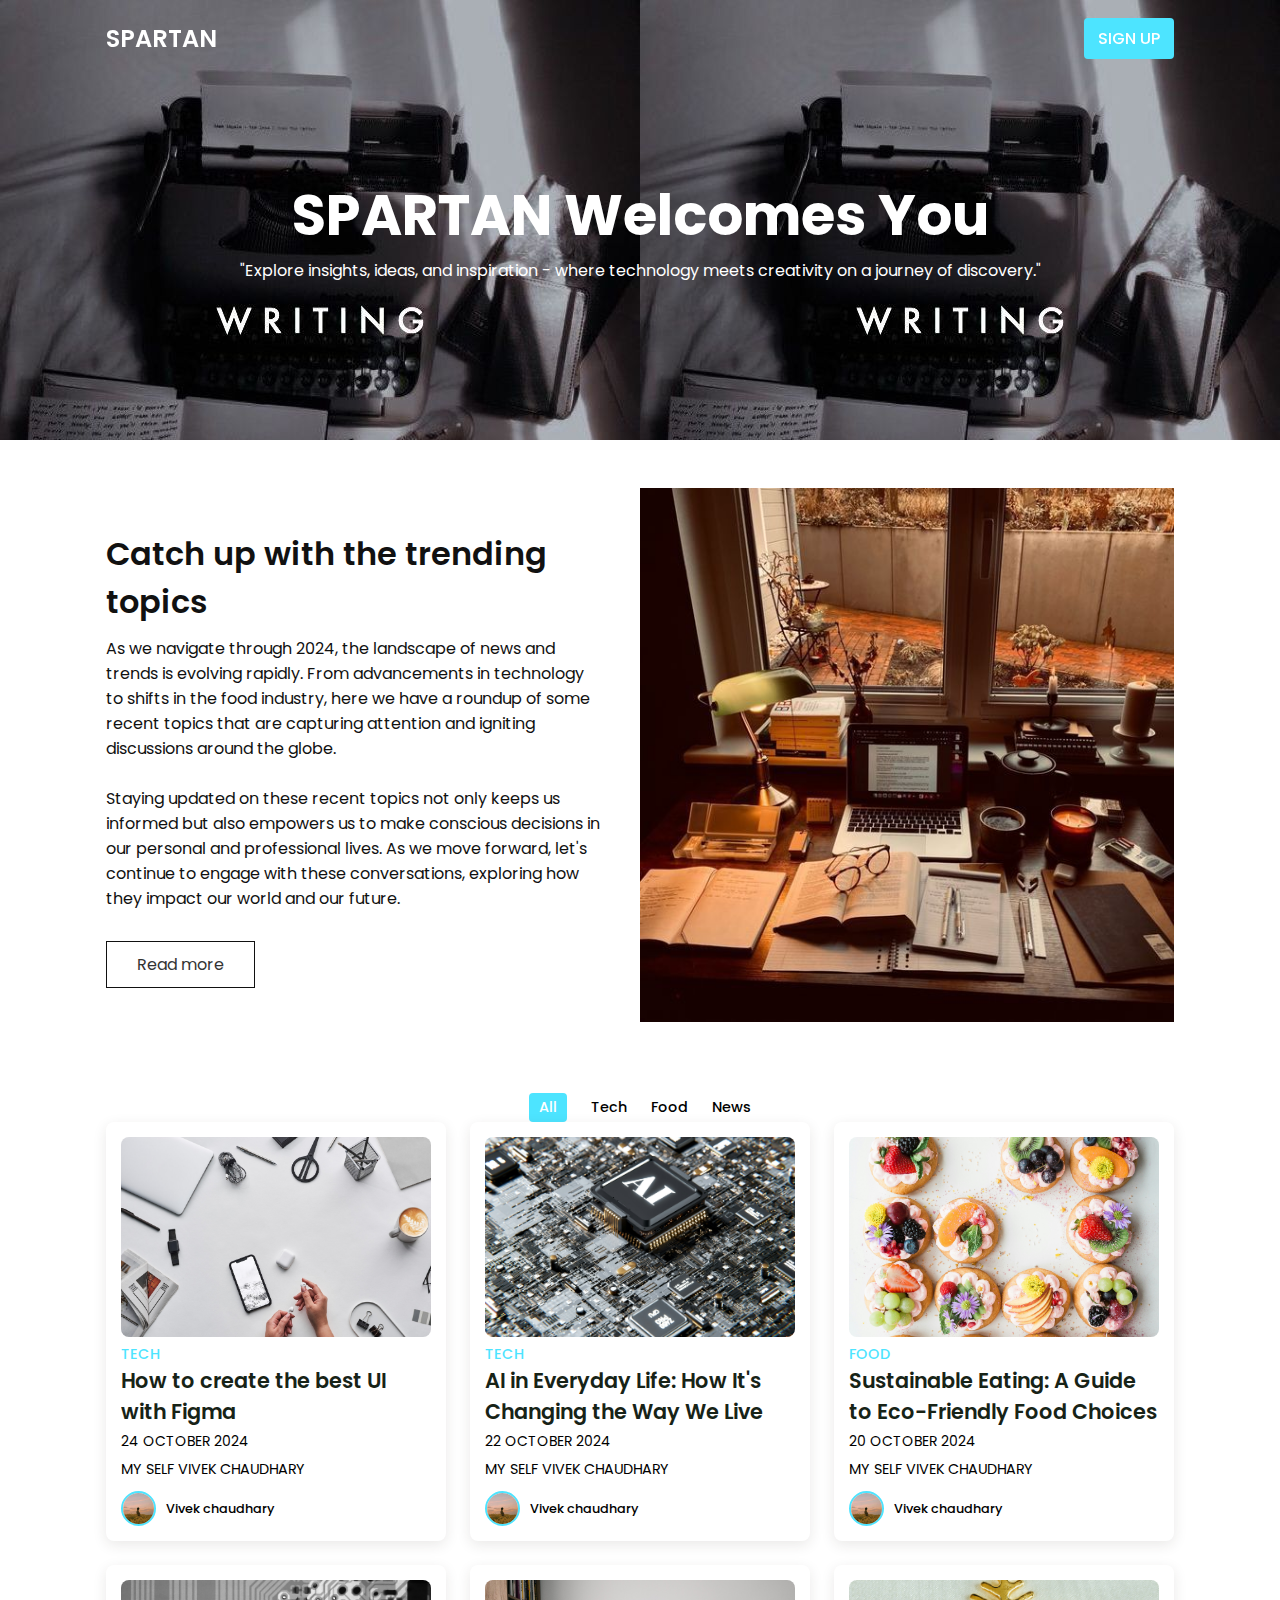
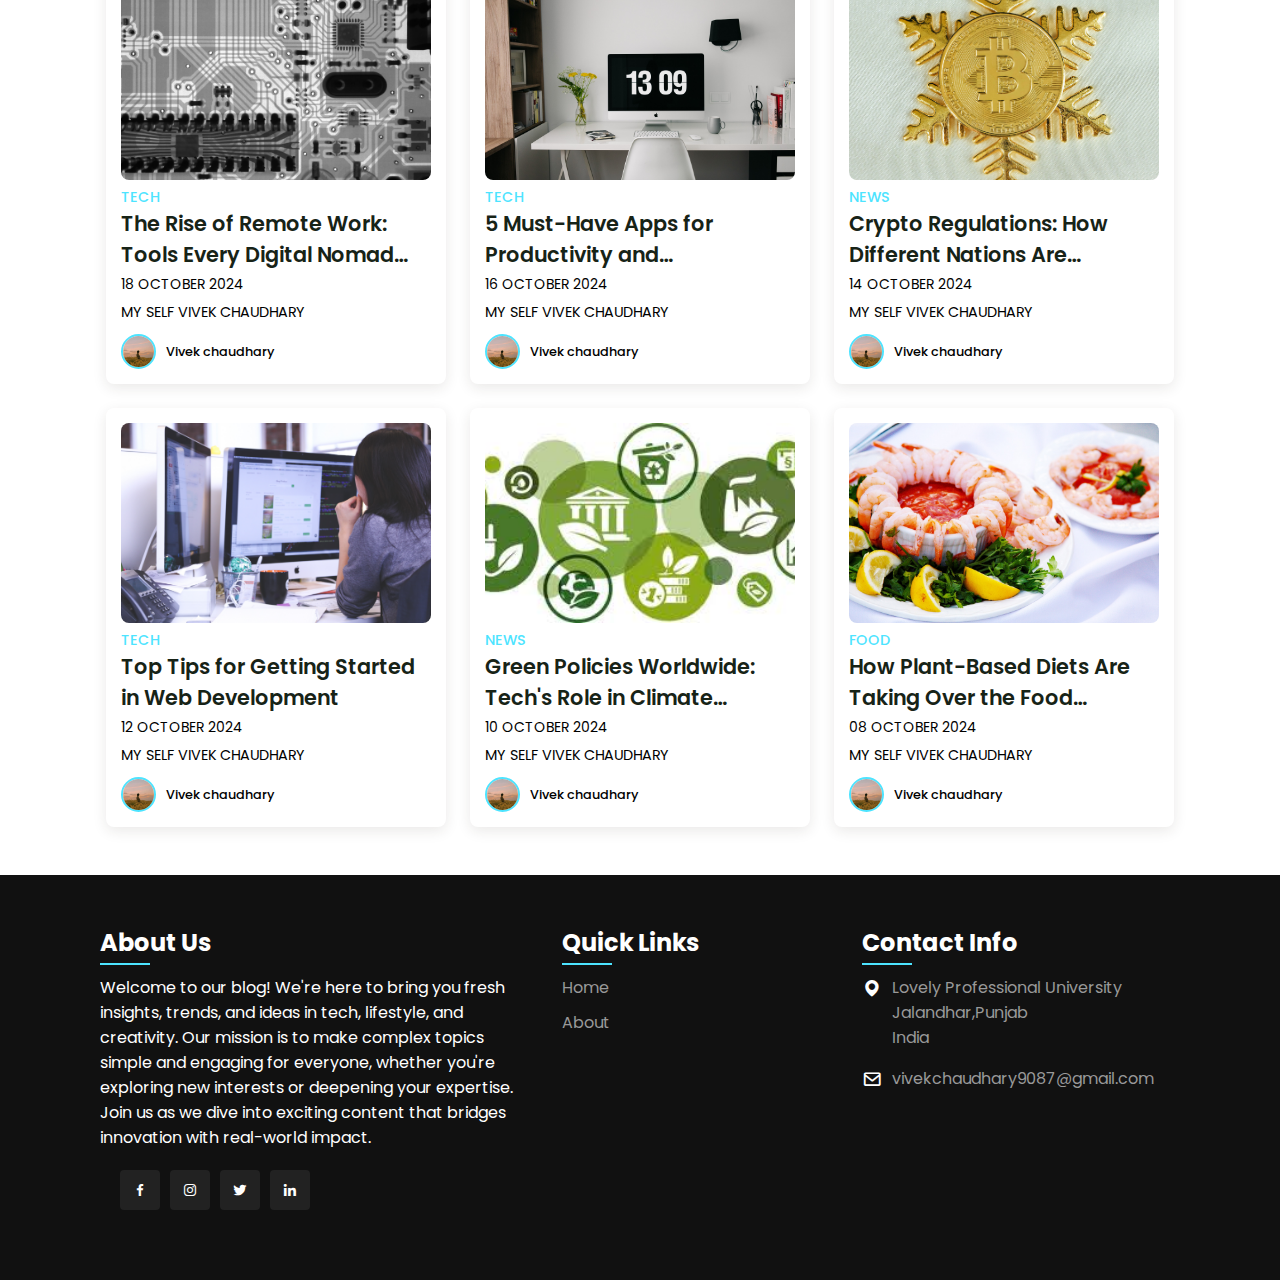
<file: index.html>
<!DOCTYPE html>
<html lang="en">
<head>
    <meta charset="UTF-8">
    <meta http-equiv="X-UA-Compatible" content="IE=edge">
    <meta name="viewport" content="width=device-width, initial-scale=1.0">
    <title>SPARTAN</title>
    <!-- Box-icon -->
    <link href='https://unpkg.com/boxicons@2.1.4/css/boxicons.min.css' rel='stylesheet'>
    <link rel="stylesheet" href="style.css">
</head>
<body>
    <header>
        <div class="nav container">
            <a href="#" class="logo">SPARTAN</a>
            <a href="signup.html" class="login">Sign Up</a>
        </div>
    </header>

    <section class="home" id="home">
        <div class="home-text container">
            <h2 class="home-title">SPARTAN Welcomes You</h2>
            <span class="home-subtitle">"Explore insights, ideas, and inspiration - where technology meets creativity on a journey of discovery."</span>
            
        </div>
    </section>

    <section class="about container" id="about">
        <div class="contentBx">
            <h2 class="titleText">Catch up with the trending topics</h2>
            <p class="title-text">
                As we navigate through 2024, the landscape of news and trends is evolving rapidly. From advancements in technology to shifts in the food industry, here we have a roundup of some recent topics that are capturing attention and igniting discussions around the globe.<br><br>
                Staying updated on these recent topics not only keeps us informed but also empowers us to make conscious decisions in our personal and professional lives. As we move forward, let's continue to engage with these conversations, exploring how they impact our world and our future.
            </p>
            <a href="#" class="btn2">Read more</a>
        </div>
        <div class="imgBx">
            <img src="about.jpg" alt="" class="fitBg">
        </div>
    </section>

    <div class="post-filter container">
        <span class="filter-item active-filter" data-filter="all">All</span>
        <span class="filter-item" data-filter="tech">Tech</span>
        <span class="filter-item" data-filter="food">Food</span>
        <span class="filter-item" data-filter="news">News</span>
    </div>
    
    <div class="post container">
        <!-- Post 1 -->
        <div class="post-box tech">
            <img src="img1.jpg" alt="" class="post-img">
            <h2 class="category">Tech</h2>
            <a href="#" class="post-title">How to create the best UI with Figma</a>
            <span class="post-date">24 october 2024</span>
            <p class="post-description">MY SELF VIVEK CHAUDHARY</p>
            <div class="profile">
                <img src="testi1.jpg" alt="" class="profile-img">
                <span class="profile-name">Vivek chaudhary</span>
            </div>
        </div>
        <!-- Post 2 -->
        <div class="post-box food">
            <img src="img2.jpg" alt="" class="post-img">
            <h2 class="category">Tech</h2>
            <a href="#" class="post-title">AI in Everyday Life: How It's Changing the Way We Live</a>
            <span class="post-date">22 october 2024</span>
            <p class="post-description">MY SELF VIVEK CHAUDHARY</p>
            <div class="profile">
                <img src="testi1.jpg" alt="" class="profile-img">
                <span class="profile-name">Vivek chaudhary</span>
            </div>
        </div>
        <!-- Post 3 -->
        <div class="post-box food">
            <img src="img3.jpg" alt="" class="post-img">
            <h2 class="category">Food</h2>
            <a href="#" class="post-title">Sustainable Eating: A Guide to Eco-Friendly Food Choices</a>
            <span class="post-date">20 october 2024</span>
            <p class="post-description">MY SELF VIVEK CHAUDHARY</p>
            <div class="profile">
                <img src="testi1.jpg" alt="" class="profile-img">
                <span class="profile-name">Vivek chaudhary</span>
            </div>
        </div>
        <!-- Post 4 -->
        <div class="post-box news">
            <img src="img4.1.jpg" alt="" class="post-img">
            <h2 class="category">Tech</h2>
            <a href="#" class="post-title">The Rise of Remote Work: Tools Every Digital Nomad Needs</a>
            <span class="post-date">18 october 2024</span>
            <p class="post-description">MY SELF VIVEK CHAUDHARY</p>
            <div class="profile">
                <img src="testi1.jpg" alt="" class="profile-img">
                <span class="profile-name">Vivek chaudhary</span>
            </div>
        </div>
        <!-- Post 5 -->
        <div class="post-box tech">
            <img src="img5.jpg" alt="" class="post-img">
            <h2 class="category">Tech</h2>
            <a href="#" class="post-title">5 Must-Have Apps for Productivity and Organization</a>
            <span class="post-date">16 october 2024</span>
            <p class="post-description">MY SELF VIVEK CHAUDHARY</p>
            <div class="profile">
                <img src="testi1.jpg" alt="" class="profile-img">
                <span class="profile-name">Vivek chaudhary</span>
            </div>
        </div>
        <!-- Post 6 -->
        <div class="post-box news">
            <img src="img4.jpg" alt="" class="post-img">
            <h2 class="category">News</h2>
            <a href="#" class="post-title">Crypto Regulations: How Different Nations Are Responding</a>
            <span class="post-date">14 october 2024</span>
            <p class="post-description">MY SELF VIVEK CHAUDHARY</p>
            <div class="profile">
                <img src="testi1.jpg" alt="" class="profile-img">
                <span class="profile-name">Vivek chaudhary</span>
            </div>
        </div>
        <!-- Post 7 -->
        <div class="post-box tech">
            <img src="img7.jpg" alt="" class="post-img">
            <h2 class="category">Tech</h2>
            <a href="#" class="post-title">Top Tips for Getting Started in Web Development</a>
            <span class="post-date">12 october 2024</span>
            <p class="post-description">MY SELF VIVEK CHAUDHARY</p>
            <div class="profile">
                <img src="testi1.jpg" alt="" class="profile-img">
                <span class="profile-name">Vivek chaudhary</span>
            </div>
        </div>
        <!-- Post 1 -->
        <div class="post-box news">
            <img src="img8.jpg" alt="" class="post-img">
            <h2 class="category">News</h2>
            <a href="#" class="post-title">Green Policies Worldwide: Tech's Role in Climate Change Legislation</a>
            <span class="post-date">10 october 2024</span>
            <p class="post-description">MY SELF VIVEK CHAUDHARY</p>
            <div class="profile">
                <img src="testi1.jpg" alt="" class="profile-img">
                <span class="profile-name">Vivek chaudhary</span>
            </div>
        </div>
        <!-- Post 9 -->
        <div class="post-box food">
            <img src="img10.jpg" alt="" class="post-img">
            <h2 class="category">Food</h2>
            <a href="#" class="post-title">How Plant-Based Diets Are Taking Over the Food Industry</a>
            <span class="post-date">08 october 2024</span>
            <p class="post-description">MY SELF VIVEK CHAUDHARY</p>
            <div class="profile">
                <img src="testi1.jpg" alt="" class="profile-img">
                <span class="profile-name">Vivek chaudhary</span>
            </div>
        </div>
    </div>

    <footer>
        <div class="footer-container">
            <div class="sec aboutus">
                <h2>About Us</h2>
                <p>Welcome to our blog! We're here to bring you fresh insights, trends, and ideas in tech, lifestyle, and creativity. 
                    Our mission is to make complex topics simple and engaging for everyone, whether you're exploring new interests or deepening your expertise. 
                    Join us as we dive into exciting content that bridges innovation with real-world impact.
                </p>
                <ul class="sci">
                    <li><a href="https://www.facebook.com/share/19U5Lr2CK7/"><i class="bx bxl-facebook"></i></a></li>
                    <li><a href="https://www.instagram.com/vivekchaudhary10_?igsh=MXkwMTZnZXR4MXF6Mw%3D%3D"><i class="bx bxl-instagram"></i></a></li>
                    <li><a href="https://x.com/Vivek_ch10?t=umnI9ABPyTonyirYL3j-YA&s=09"><i class="bx bxl-twitter"></i></a></li>
                    <li><a href="https://www.linkedin.com/in/vivek-chaudhary-459b6a26a?utm_source=share&utm_campaign=share_via&utm_content=profile&utm_medium=android_app"><i class="bx bxl-linkedin"></i></a></li>
                </ul>
            </div>
            <div class="sec quicklinks">
                <h2>Quick Links</h2>
                <ul>
                    <li><a href="#">Home</a></li>
                    <li><a href="about.html">About</a></li>
                </ul>
            </div>
            <div class="sec contactBx">
                <h2>Contact Info</h2>
                <ul class="info">
                    <li>
                        <span><i class='bx bxs-map'></i></span>
                        <span>Lovely Professional University <br>Jalandhar,Punjab <br>India </span>
                    </li>
                    <li>
                        <span><i class='bx bx-envelope' ></i></span>
                        <p><a href="mailto:vivekchaudhary9087@gmail.com">vivekchaudhary9087@gmail.com</a></p>
                    </li>
                </ul>
            </div>
        </div>
    </footer>

    <script src="https://cdnjs.cloudflare.com/ajax/libs/jquery/3.6.1/jquery.min.js" integrity="sha512-aVKKRRi/Q/YV+4mjoKBsE4x3H+BkegoM/em46NNlCqNTmUYADjBbeNefNxYV7giUp0VxICtqdrbqU7iVaeZNXA==" crossorigin="anonymous" referrerpolicy="no-referrer"></script>
    <script src="main.js"></script>
</body>
</html>
</file>
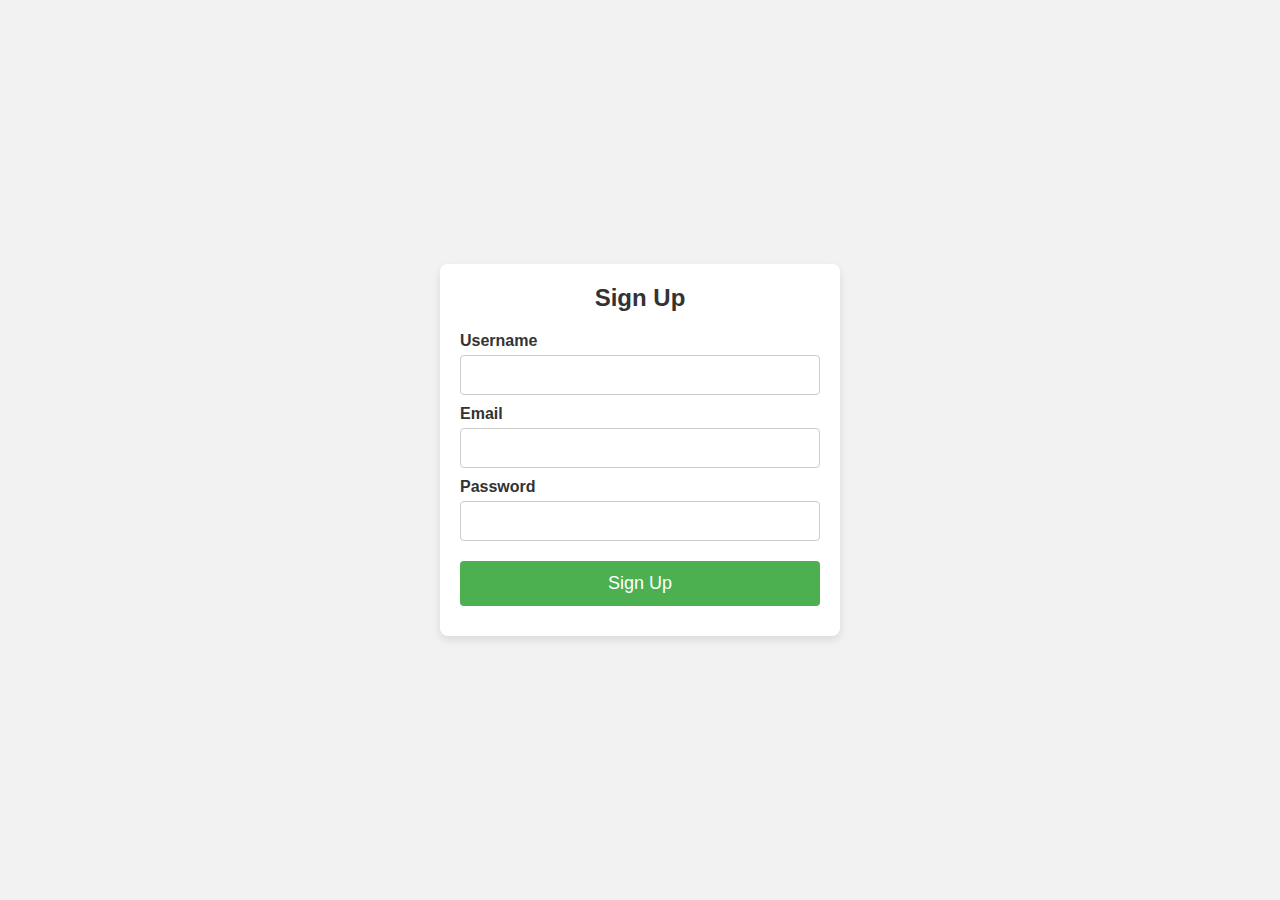
<file: signup.html>
<!DOCTYPE html>
<html lang="en">
<head>
    <meta charset="UTF-8">
    <meta name="viewport" content="width=device-width, initial-scale=1.0">
    <title>Signup Page</title>
    <style>
        * {
    box-sizing: border-box;
    margin: 0;
    padding: 0;
    font-family: Arial, sans-serif;
}

body {
    display: flex;
    justify-content: center;
    align-items: center;
    height: 100vh;
    background-color: #f2f2f2;
}

.signup-container {
    width: 100%;
    max-width: 400px;
    padding: 20px;
    background-color: #fff;
    border-radius: 8px;
    box-shadow: 0px 4px 8px rgba(0, 0, 0, 0.1);
}

h2 {
    text-align: center;
    color: #333;
    margin-bottom: 20px;
}

label {
    display: block;
    margin-top: 10px;
    font-weight: bold;
    color: #333;
}

input[type="text"], input[type="email"], input[type="password"] {
    width: 100%;
    padding: 10px;
    margin-top: 5px;
    border: 1px solid #ccc;
    border-radius: 4px;
    font-size: 16px;
}

button {
    width: 100%;
    padding: 12px;
    background-color: #4CAF50;
    color: white;
    border: none;
    border-radius: 4px;
    font-size: 18px;
    cursor: pointer;
    margin-top: 20px;
}

button:hover {
    background-color: #45a049;
}

#error-message {
    color: red;
    font-size: 14px;
    margin-top: 10px;
    text-align: center;
}

    </style>
</head>
<body>
    <div class="signup-container">
        <h2>Sign Up</h2>
        <form id="signup-form" onsubmit="return validateForm()">
            <label for="username">Username</label>
            <input type="text" id="username" name="username" required>
            
            <label for="email">Email</label>
            <input type="email" id="email" name="email" required>
            
            <label for="password">Password</label>
            <input type="password" id="password" name="password" required>
            
            <button type="submit">Sign Up</button>
            <p id="error-message"></p>
        </form>
    </div>
    <script>function validateForm() {
        const username = document.getElementById("username").value;
        const email = document.getElementById("email").value;
        const password = document.getElementById("password").value;
        const errorMessage = document.getElementById("error-message");
    
        if (!username || !email || !password) {
            errorMessage.textContent = "All fields are required.";
            return false;
        }
    
        if (password.length < 6) {
            errorMessage.textContent = "Password must be at least 6 characters long.";
            return false;
        }
    
        errorMessage.textContent = "";
        alert("Sign up successful!");
        return true;
    }
    </script>
</body>
</html>
</file>
<file: style.css>
@import url('https://fonts.googleapis.com/css2?family=Poppins:ital,wght@0,600;0,700;1,400&display=swap');
*{
    font-family: 'Poppins', sans-serif;
    margin: 0;
    padding: 0;
    scroll-behavior: smooth;
    scroll-padding-top: 2rem;
    box-sizing: border-box;
}

/* root values */
:root{
    --container-color: #1a1e21;
    --second-color: rgba(77, 228, 255);
    --text-color: #172317;
    --bg-color: #fff;
}

::selection{
    color: var(--bg-color);
    background: var(--second-color);
}

a{
    text-decoration: none;
}

li{
    list-style: none;
}

img{
    width: 100%;
}

section{
    padding: 3rem 0 2rem;
}

.container{
    max-width: 1068px;
    margin: auto;
    width: 100%;
}

a{
    color: #fff;
}

/* Header */
header{
    position: fixed;
    top: 0;
    left: 0;
    width: 100%;
    z-index: 200;
}

header.shadow{
    background: var(--bg-color);
    box-shadow: 0 1px 4px hsl(0 4% 14% / 10%);
    transition: .5s;
}

header.shadow .logo{
    color: var(--text-color);
}

.nav{
    display: flex;
    align-items: center;
    justify-content: space-between;
    padding: 18px 0;
}

.logo{
    font-size: 1.5rem;
    font-weight: 600;
    color: var(--bg-color);
}

.logo span{
    color: var(--second-color);
}

.login{
    padding: 8px 14px;
    text-transform: uppercase;
    font-weight: 500;
    border-radius: 4px;
    background: var(--second-color);
    color: var(--bg-color);
}


.login:hover{
    background: hsl(199, 98%, 56%);
    transition: .5s;
}

.home{
    width: 100%;
    min-height: 440px;
    background: url(banner2.jpg);
    display: grid;
    justify-content: center;
    align-items: center;
}

.home-text{
    color: rgb(255, 255, 255);
    text-align: center;
}

.home-title{
    font-size: 3.5rem;
}

.home-subtitle{
    font-size: 1rem;
    font-weight: 400;
}

.about{
    position: relative;
    width: 100%;
    display: flex !important;
    justify-content: center;
    align-items: center;
}

.about .contentBx{
    max-width: 50%;
    width: 50%;
    text-align: left;
    padding-right: 40px;
}

.titleText{
    font-weight: 600;
    color: #111;
    font-size: 2rem;
    margin-bottom: 10px;
}

.title-text{
    color: #111;
    font-size: 1em;
}

.about .imgBx{
    position: relative;
    min-width: 50%;
    width: 50%;
    min-height: 500px;
}

.btn2{
    position: relative;
    display: inline-block;
    margin-top: 30px;
    padding: 10px 30px;
    background: #fff;
    border: .8px solid #111;
    color: #333;
    text-decoration: none;
    transition: 0.5s;
}

.btn2:hover{
    background-color: var(--second-color);
    border: none;
    color: #fff;
}

.post-filter{
    display: flex;
    justify-content: center;
    align-items: center;
    column-gap: 1.5rem;
    margin-top: 2rem !important;
}

.filter-item{
    font-size: 0.9rem;
    font-weight: 500;
    cursor: pointer;
}

.active-filter{
    background: var(--second-color);
    color: var(--bg-color);
    padding: 4px 10px;
    border-radius: 4px;
}

.post{
    display: grid;
    grid-template-columns: repeat(auto-fit, minmax(280px, auto));
    justify-content: center;
    gap: 1.5rem;
}

.post-box{
    background: var(--bg-color);
    box-shadow: 0 4px 14px hsl(35deg 25% 15% / 10%);
    padding: 15px;
    border-radius: 0.5rem;
}

.post-img{
    width: 100%;
    height: 200px;
    object-fit: cover;
    object-position: center;
    border-radius: 0.5rem;
}

.category{
    font-size: 0.9rem;
    font-weight: 500;
    text-transform: uppercase;
    color: var(--second-color);
}

.post-title{
    font-size: 1.3rem;
    font-weight: 600;
    color: var(--text-color);
    display:-webkit-box;
    -webkit-line-clamp: 2;
    -webkit-box-orient: vertical;
    overflow: hidden;
}

.post-date{
    display: flex;
    font-size: 0.875rem;
    text-transform: uppercase;
    margin-top: 4px;
    font-weight: 400;
}

.post-description{
    font-size: 0.9rem;
    line-height: 1.5rem;
    margin: 5px 0 10px;
    display: -webkit-box;
    -webkit-line-clamp: 2;
    -webkit-box-orient: vertical;
    overflow: hidden;
}

.profile{
    display: flex;
    align-items: center;
    gap: 10px;
}

.profile-img{
    width: 35px;
    height: 35px;
    border-radius: 50%;
    object-fit: cover;
    object-position: center;
    border: 2px solid var(--second-color);
}

.profile-name{
    font-size: .8rem;
    font-weight: 500;
}

footer{
    position: relative;
    width: 100%;
    height: auto;
    padding: 50px 100px;
    margin-top: 3rem;
    background: #111;
    display: flex;
    font-family: sans-serif;
    justify-content: space-between;
}

.footer-container{
    display: flex;
    justify-content: space-between;
    flex-wrap: wrap;
    flex-direction: row;
}

.footer-container .sec{
    margin-right: 30px;
}

.footer-container .sec.aboutus{
    width: 40%;
}

.footer-container h2{
    position: relative;
    color: #fff;
    margin-bottom: 15px;
}

.footer-container h2::before{
    content: '';
    position: absolute;
    bottom: -5px;
    left: 0;
    width: 50px;
    height: 2px;
    background: rgb(77, 228, 255);
}

footer p{
    color: #fff;
}

.sci{
    margin: 20px;
    display: flex;
}

.sci li{
    list-style: none;
}

.sci li a{
    display: inline-block;
    width: 40px;
    height: 40px;
    background: #222;
    display: flex;
    justify-content: center;
    align-items: center;
    margin-right: 10px;
    text-decoration: none;
    border-radius: 4px;
    transition: .5s;
}

.sci li a:hover{
    background: rgb(77, 228, 255);
}

.sci i a .bx{
    color: #fff;
    font-size: 20px;
}

.quicklinks{
    position: relative;
    width: 25%;
}

.quicklinks ul li{
    list-style: none;
}

.quicklinks ul li a{
    color: #999;
    text-decoration: none;
    margin-bottom: 10px;
    display: inline-block;
    transition: .3s;
}

.quicklinks ul li a:hover{
    color: #fff;
}

.footer-container .contactBx{
    width: calc(35% - 60px);
    margin-right: 0 !important;
}

.contactBx .info{
    position: relative;
}

.contactBx .info li{
    display: flex !important;
    margin-bottom: 16px;
}

.contactBx .info li span:nth-child(1){
    color: #fff;
    font-size: 20px;
    margin-right: 10px;
}

.contactBx .info li span{
    color: #999;
}

.contactBx .info li a{
    color: #999;
    text-decoration: none;
    transition: .5s;
}

.contactBx .info li a:hover{
    color: #fff;
}

@media (max-width: 1060px){
    .container{
        margin: 0 auto;
        width: 95%;
    }

    .home-text{
        width: 100%
    }
}

@media (max-width: 768px){
    .nav{
        padding: 10px 0;
    }

    section{
        padding: 2rem 0 !important;
    }

    .header-content{
        margin-top: 3rem !important;
    }

    .home{
        min-height: 380px;
    }

    .home-title{
        font-size: 3rem;
    }

    .header-title{
        font-size: 2rem;
    }

    .header-img{
        height: 370px;
    }

    .about{
        flex-direction: column;
    }

    .about .contentBx{
        min-width: 100%;
        width: 100%;
        text-align: center;
        padding-right: 0px;
    }

    .about .contentBx,
    .about .imgBx{
        min-width: 100%;
        width: 100%;
        padding-right: 0px;
        text-align: center;
    }

    .about .imgBx{
        min-height: 250px;
    }

    .btn2{
        margin-bottom: 30px;
    }

    .post-header{
        height: 435px;
    }

    .post-header{
        margin-top: 9rem !important;
    }
}

@media (max-width: 570px){
    .post-header{
        height: 390px;
    }

    .header-title{
        width: 100%;
    }

    .header-img{
        height: 340px;
    }
}

@media (max-width: 396px){
    .home-title{
        font-size: 2rem;
    }

    .home-subtitle{
        font-size: 0.9rem;
    }

    .home{
        min-height: 300px;
    }

    .post-box{
        padding: 10px;
    }

    .header-title{
        font-size: 1.4rem;
    }

    .header-img{
        height: 240px;
    }

    .post-header{
        height: 335px;
    }

    .header-img{
        height: 340px;
    }
}

/* Footer Media Query */
@media (max-width: 991px){
    footer{
        padding: 40px;
        font-size: 20px;
    }

    footer .footer-container{
        flex-direction: column;
    }

    footer .footer-container .sec{
        margin-right: 0;
        margin-bottom: 40px;
    }

    footer .footer-container .sec.aboutus{
        width: 100% !important;
    }

    footer .footer-container .quicklinks{
        width: 100%;
    }

    footer .footer-container .contactBx{
        width: 100%;
    }
}
</file>
